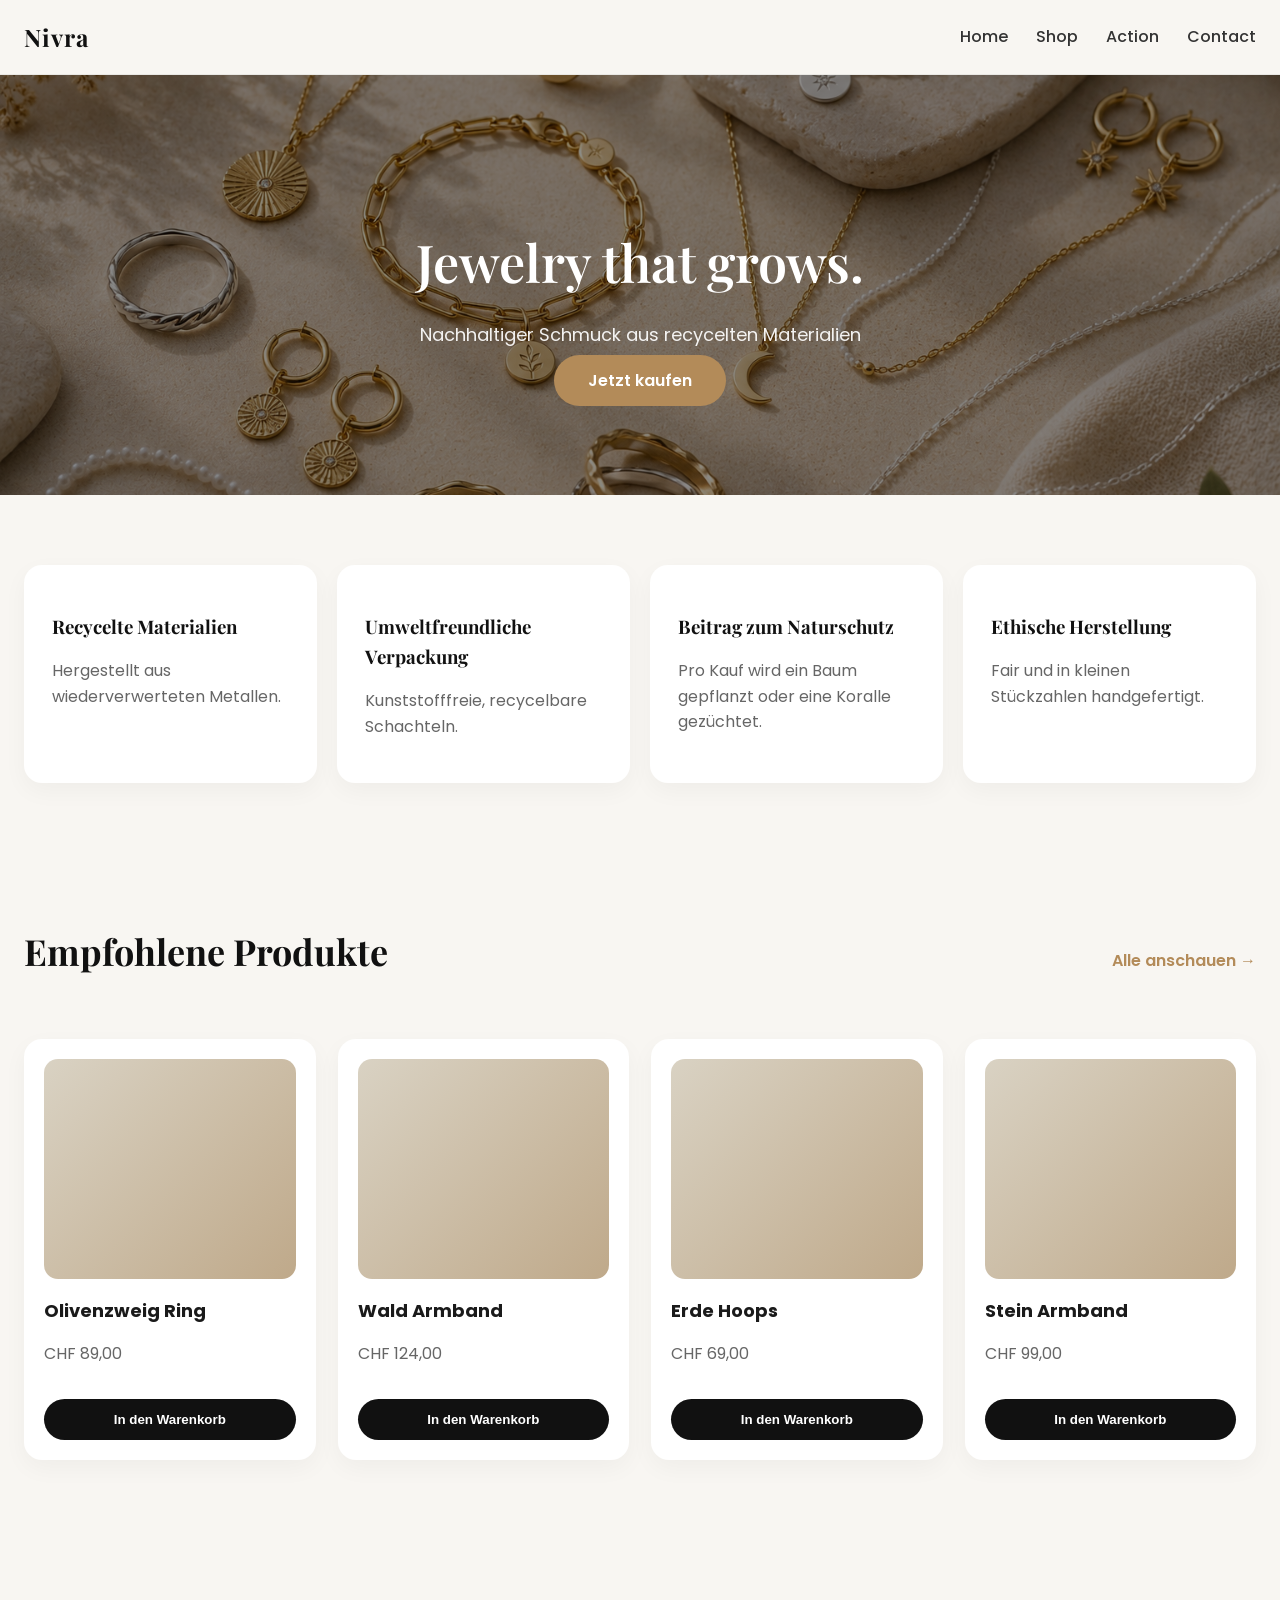
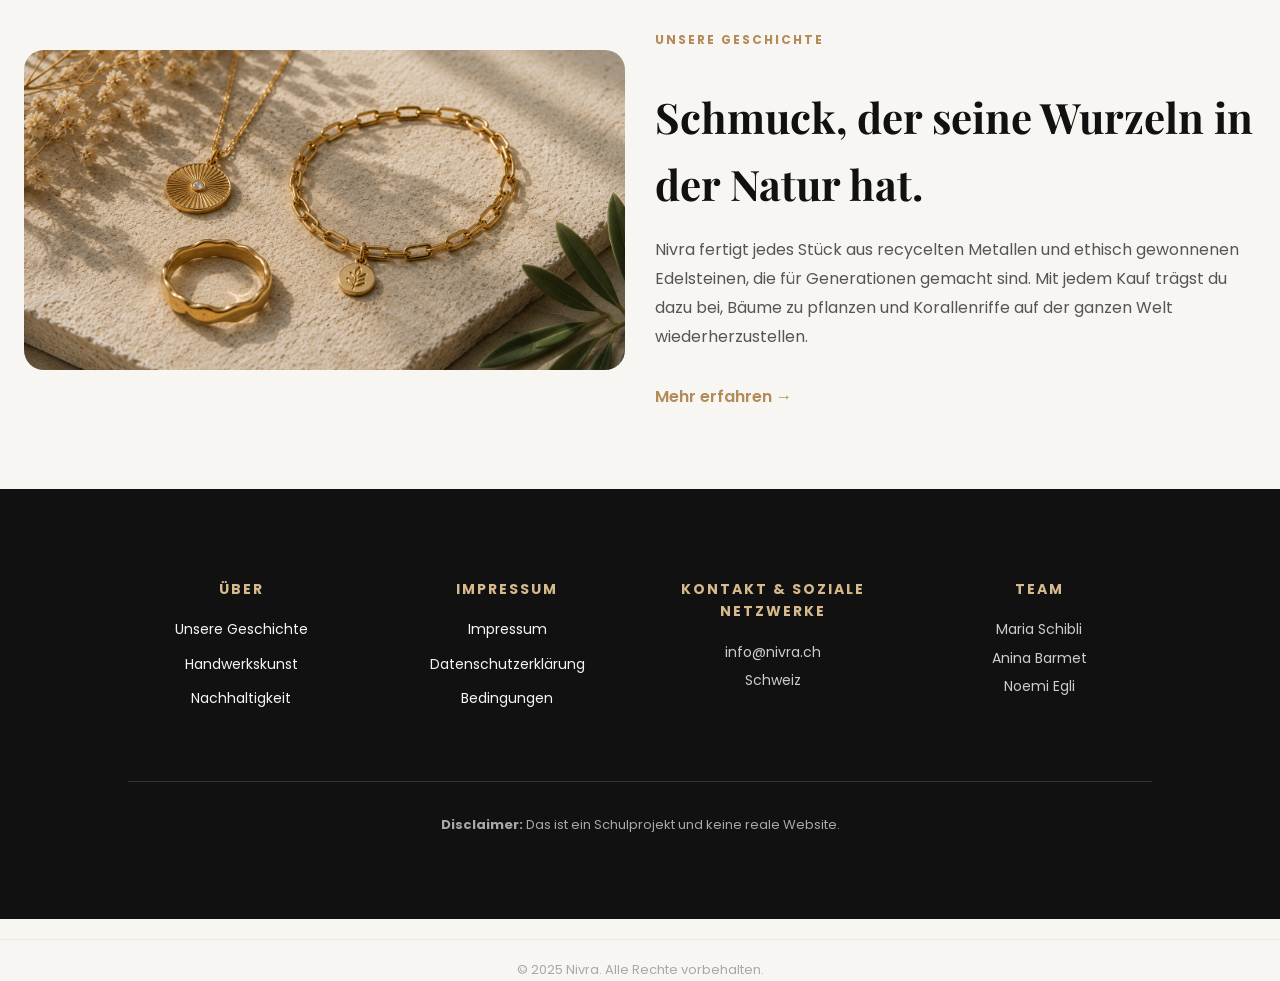
<file: index.html>
<!doctype html>
<html lang="de">
  <head>
    <meta charset="UTF-8" />
    <meta name="viewport" content="width=device-width, initial-scale=1.0" />
    <title>Nivra – Sustainable Jewelry</title>
    <link rel="stylesheet" href="style.css" />
    <link rel="preconnect" href="https://fonts.googleapis.com">
<link rel="preconnect" href="https://fonts.gstatic.com" crossorigin>
<link href="https://fonts.googleapis.com/css2?family=Playfair+Display:wght@500;600;700&family=Poppins:wght@300;400;500;600&display=swap" rel="stylesheet">
  </head>
  <body>
    <header class="header">
  <div class="logo">Nivra</div>

  <button class="hamburger" id="hamburger">
    ☰
  </button>

  <nav class="nav" id="nav">
    <a href="#">Home</a>
    <a href="shop.php">Shop</a>
    <a href="action.html">Action</a>
    <a href="contact.html">Contact</a>
  </nav>
</header>

    <!-- HERO -->
    <section class="hero">
      <div class="hero-content">
        <h1>Jewelry that grows.</h1>
        <p>Nachhaltiger Schmuck aus recycelten Materialien</p>
<a href="shop.php" class="btn-primary">Jetzt kaufen</a></div>
    </section>

    <!-- FEATURES -->
    <section class="features">
      <div class="feature-card">
        <h3>Recycelte Materialien</h3>
        <p>Hergestellt aus wiederverwerteten Metallen.</p>
      </div>

      <div class="feature-card">
        <h3>Umweltfreundliche Verpackung</h3>
        <p>Kunststofffreie, recycelbare Schachteln.</p>
      </div>

      <div class="feature-card">
        <h3>Beitrag zum Naturschutz</h3>
        <p>Pro Kauf wird ein Baum gepflanzt oder eine Koralle gezüchtet.</p>
      </div>

      <div class="feature-card">
        <h3>Ethische Herstellung</h3>
        <p>Fair und in kleinen Stückzahlen handgefertigt.</p>
      </div>
    </section>

    <!-- PRODUCTS -->
    <section class="products">
      <div class="section-header">
        <h2>Empfohlene Produkte</h2>
        <a href="shop.php" class="view-all">Alle anschauen →</a>
      </div>

      <div class="product-grid">
        <div class="product-card">
          <div class="img-placeholder"></div>
          <h4>Olivenzweig Ring</h4>
          <p>CHF 89,00</p>
          <button class="btn-dark">In den Warenkorb</button>
        </div>

        <div class="product-card">
          <div class="img-placeholder"></div>
          <h4>Wald Armband</h4>
          <p>CHF 124,00</p>
          <button class="btn-dark">In den Warenkorb</button>
        </div>

        <div class="product-card">
          <div class="img-placeholder"></div>
          <h4>Erde Hoops</h4>
          <p>CHF 69,00</p>
          <button class="btn-dark">In den Warenkorb</button>
        </div>

        <div class="product-card">
          <div class="img-placeholder"></div>
          <h4>Stein Armband</h4>
          <p>CHF 99,00</p>
          <button class="btn-dark">In den Warenkorb</button>
        </div>
      </div>
    </section>

    <!-- STORY -->
    <section class="story">
      <div class="story-img"></div>

      <div class="story-text">
        <h5>UNSERE GESCHICHTE</h5>
        <h2>Schmuck, der seine Wurzeln in der Natur hat.</h2>
        <p>
         Nivra fertigt jedes Stück aus recycelten Metallen und ethisch gewonnenen
          Edelsteinen, die für Generationen gemacht sind. Mit jedem Kauf trägst du dazu bei, Bäume zu pflanzen
          und Korallenriffe auf der ganzen Welt wiederherzustellen.
        </p>
        <a href="#" class="learn-more">Mehr erfahren →</a>
      </div>
    </section>

<!-- FOOTER -->
<footer class="footer">

  <div class="footer-col">
    <h4>Über</h4>
    <a href="#">Unsere Geschichte</a>
    <a href="#">Handwerkskunst</a>
    <a href="#">Nachhaltigkeit</a>
  </div>

  <div class="footer-col">
    <h4>Impressum</h4>
    <a href="#">Impressum</a>
    <a href="#">Datenschutzerklärung</a>
    <a href="#">Bedingungen</a>
  </div>

  <div class="footer-col">
    <h4>Kontakt & Soziale Netzwerke</h4>
    <p>info@nivra.ch</p>
    <p>Schweiz</p>
  </div>

  <div class="footer-col">
    <h4>Team</h4>
    <p>Maria Schibli</p>
    <p>Anina Barmet</p>
    <p>Noemi Egli</p>
  </div>

  <div class="footer-bottom">
    <p><strong>Disclaimer:</strong> Das ist ein Schulprojekt und keine reale Website.</p>
  </div>

</footer>

    <div class="footer-bottom">© 2025 Nivra. Alle Rechte vorbehalten.</div>
    <script src="script.js"></script>
  </body>
</html>
</file>
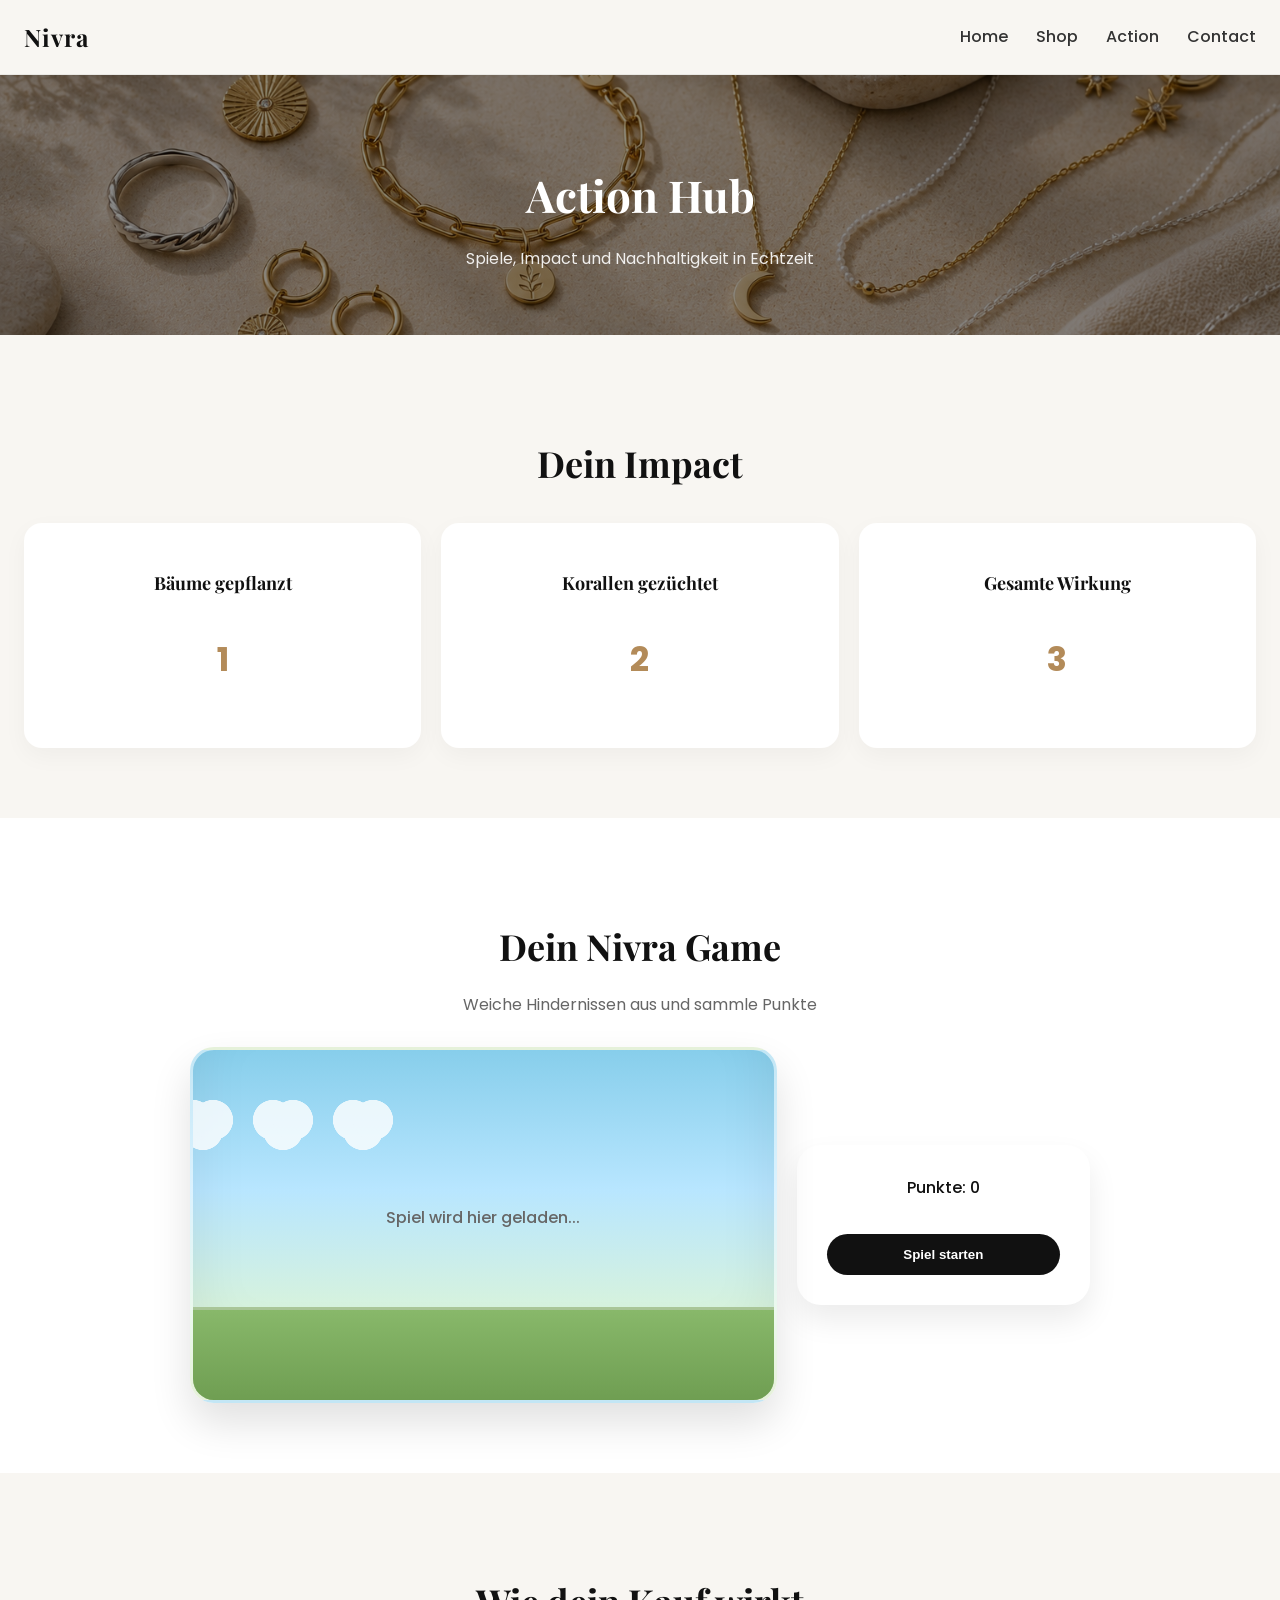
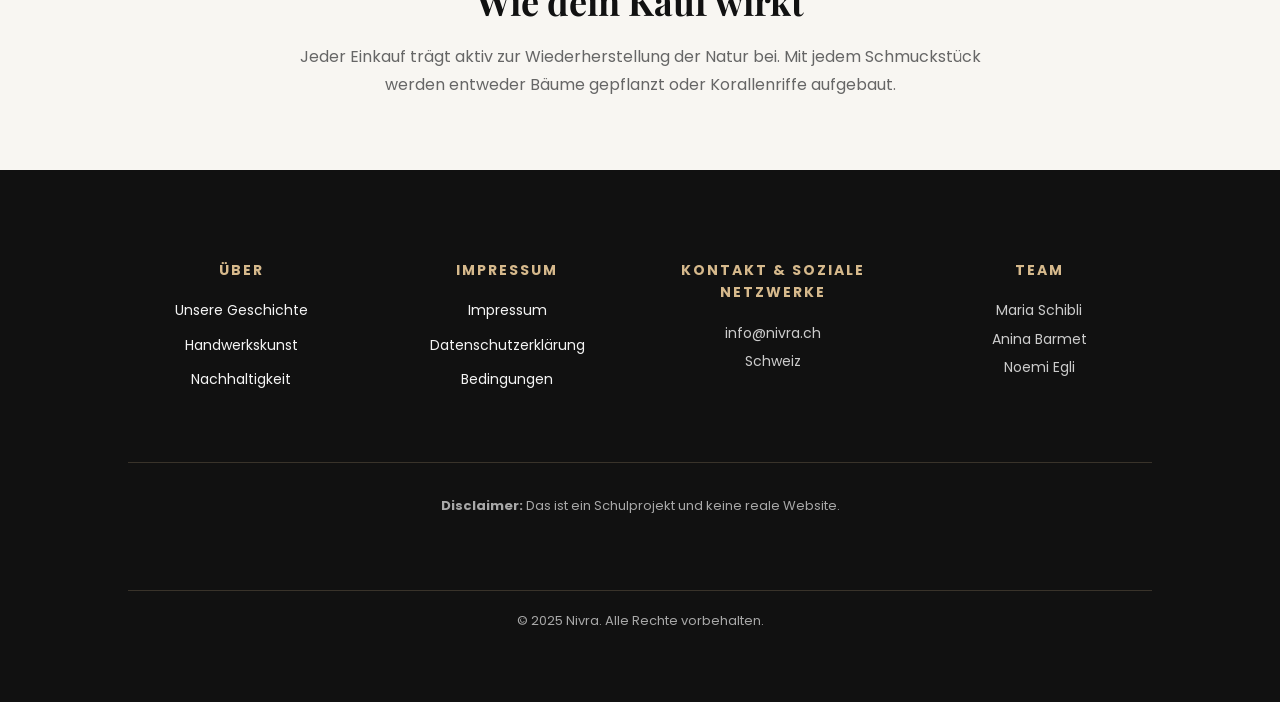
<file: action.html>
<!doctype html>
<html lang="de">
  <head>
        <!-- Zeichencodierung für Umlaute und Sonderzeichen -->
    <meta charset="UTF-8" />
        <!-- Responsive Darstellung auf Smartphones und Tablets -->
    <meta name="viewport" content="width=device-width, initial-scale=1.0" />
    <title>Nivra – Action</title>
    <link rel="stylesheet" href="style.css" />

    <link rel="preconnect" href="https://fonts.googleapis.com">
    <link rel="preconnect" href="https://fonts.gstatic.com" crossorigin>
    <link href="https://fonts.googleapis.com/css2?family=Playfair+Display:wght@500;600;700&family=Poppins:wght@300;400;500;600&display=swap" rel="stylesheet">
  </head>

  <body>

    <header class="header">
  <div class="logo">Nivra</div>

  <button class="hamburger" id="hamburger">
    ☰
  </button>

  <nav class="nav" id="nav">
    <a href="index.php">Home</a>
    <a href="shop.php">Shop</a>
    <a href="action.html">Action</a>
    <a href="contact.html">Contact</a>
  </nav>
</header>

    <!-- HERO -->
    <section class="hero-small">
      <div class="hero-content">
        <h1>Action Hub</h1>
        <p>Spiele, Impact und Nachhaltigkeit in Echtzeit</p>
      </div>
    </section>

<!-- IMPACT TRACKER -->
    <!-- Zeigt den erreichten Nachhaltigkeits-Impact an -->
    <section class="impact">
      <h2>Dein Impact</h2>

      <div class="impact-grid">

        <div class="impact-card">
          <h3>Bäume gepflanzt</h3>
          <p class="impact-number" id="treeCount">1</p>
        </div>

        <div class="impact-card">
          <h3>Korallen gezüchtet</h3>
          <p class="impact-number" id="coralCount">2</p>
        </div>

        <div class="impact-card">
          <h3>Gesamte Wirkung</h3>
          <p class="impact-number" id="totalImpact">3</p>
        </div>

      </div>
    </section>

<!-- DINO GAME -->
    <!-- Kleines Minigame zur spielerischen Interaktion -->
    <section class="game">
      <h2>Dein Nivra Game</h2>
      <p>Weiche Hindernissen aus und sammle Punkte</p>
      
<div class="game-container">
  <div id="gameArea" class="game-area">
    <p class="game-placeholder">Spiel wird hier geladen...</p>
  </div>
  <div class="game-info">
    <p>Punkte: <span id="score">0</span></p>
    <button class="btn-dark" id="startGame">Spiel starten</button>
  </div>
</div>
    </section>

    <!-- INFO SECTION -->
    <section class="action-info">
      <h2>Wie dein Kauf wirkt</h2>
      <p>
        Jeder Einkauf trägt aktiv zur Wiederherstellung der Natur bei.
        Mit jedem Schmuckstück werden entweder Bäume gepflanzt oder Korallenriffe aufgebaut.
      </p>
    </section>

    <!-- FOOTER -->
<footer class="footer">

  <div class="footer-col">
    <h4>Über</h4>
    <a href="#">Unsere Geschichte</a>
    <a href="#">Handwerkskunst</a>
    <a href="#">Nachhaltigkeit</a>
  </div>

  <div class="footer-col">
    <h4>Impressum</h4>
    <a href="#">Impressum</a>
    <a href="#">Datenschutzerklärung</a>
    <a href="#">Bedingungen</a>
  </div>

  <div class="footer-col">
    <h4>Kontakt & Soziale Netzwerke</h4>
    <p>info@nivra.ch</p>
    <p>Schweiz</p>
  </div>

  <div class="footer-col">
    <h4>Team</h4>
    <p>Maria Schibli</p>
    <p>Anina Barmet</p>
    <p>Noemi Egli</p>
  </div>

  <div class="footer-bottom">
    <p><strong>Disclaimer:</strong> Das ist ein Schulprojekt und keine reale Website.</p>
  </div>
    <div class="footer-bottom">© 2025 Nivra. Alle Rechte vorbehalten.</div>
</footer>
        <!-- JavaScript-Datei = WICHTIG FÜR DIE FUNKTION DES GAMES -->
    <script src="script.js"></script>
  </body>
</html>
</file>
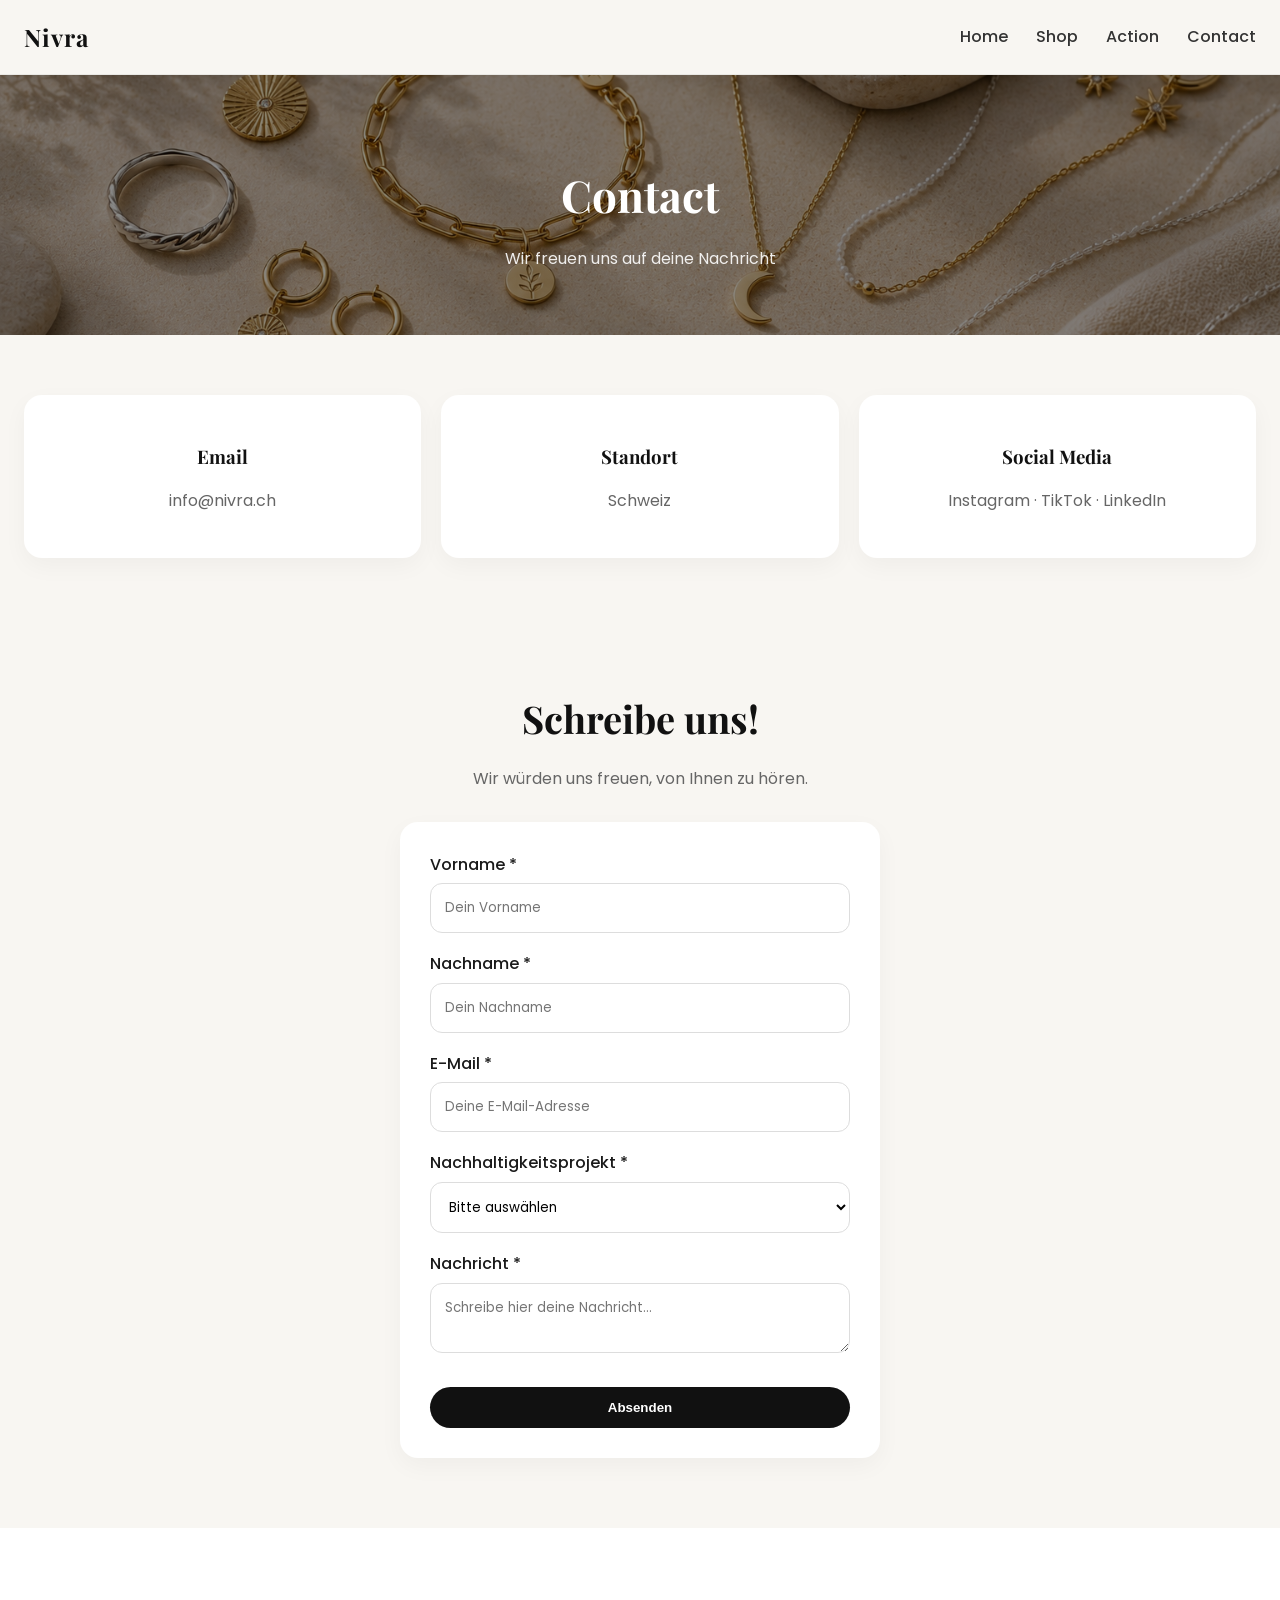
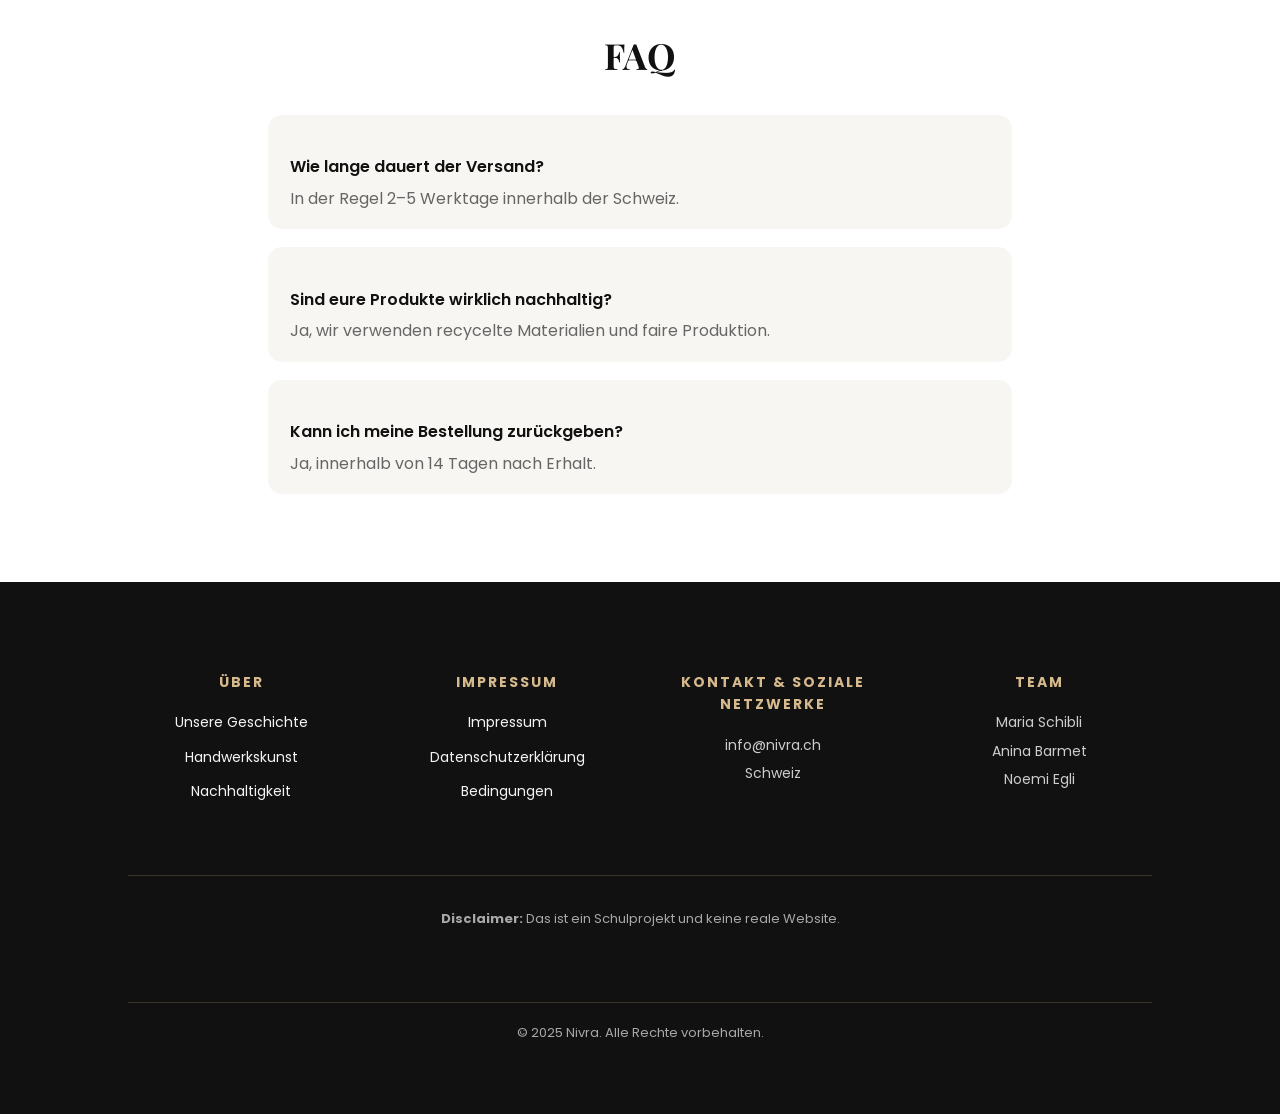
<file: contact.html>
<!doctype html>
<html lang="de">
  <head>
    <meta charset="UTF-8" />
    <meta name="viewport" content="width=device-width, initial-scale=1.0" />
    <title>Nivra – Contact</title>
    <link rel="stylesheet" href="style.css" />

    <link rel="preconnect" href="https://fonts.googleapis.com">
    <link rel="preconnect" href="https://fonts.gstatic.com" crossorigin>
    <link href="https://fonts.googleapis.com/css2?family=Playfair+Display:wght@500;600;700&family=Poppins:wght@300;400;500;600&display=swap" rel="stylesheet">
  </head>

  <body>

    <!-- HEADER -->
    <header class="header">
  <div class="logo">Nivra</div>

  <button class="hamburger" id="hamburger">
    ☰
  </button>

  <nav class="nav" id="nav">
    <a href="index.php">Home</a>
    <a href="shop.php">Shop</a>
    <a href="action.html">Action</a>
    <a href="contact.html">Contact</a>
  </nav>
</header>

    <!-- HERO -->
    <section class="hero-small">
      <div class="hero-content">
        <h1>Contact</h1>
        <p>Wir freuen uns auf deine Nachricht</p>
      </div>
    </section>

    <!-- CONTACT INFO -->
    <section class="contact-info">
      <div class="info-card">
        <h3>Email</h3>
        <p>info@nivra.ch</p>
      </div>

      <div class="info-card">
        <h3>Standort</h3>
        <p>Schweiz</p>
      </div>

      <div class="info-card">
        <h3>Social Media</h3>
        <p>Instagram · TikTok · LinkedIn</p>
      </div>
    </section>


<!-- KONTAKTFORMULAR -->
<!-- Benutzer können hier eine Nachricht absenden -->
   <section class="contact">
      <h2>Schreibe uns!</h2>
      <p>Wir würden uns freuen, von Ihnen zu hören.</p>

	<!-- Formular wird per POST an save_contact.php gesendet -->
		<form class="contact-form" action="save_contact.php" method="POST" novalidate>
			  
	<!-- Vorname -->
		  <label for="firstname">Vorname *</label>
		  <input id="firstname" name="firstname" type="text" placeholder="Dein Vorname"/>
	<!-- Fehlermeldung wird per JavaScript eingefügt -->
		  <small id="errFirstname" class="error"></small>

		  <label for="lastname">Nachname *</label>
		  <input id="lastname" name="lastname" type="text" placeholder="Dein Nachname" />
		  <small id="errLastname" class="error"></small>

		  <label for="email">E-Mail *</label>
		  <input id="email" name="email" type="email" placeholder="Deine E-Mail-Adresse" />
		  <small id="errEmail" class="error"></small>

		  <label for="project">Nachhaltigkeitsprojekt *</label>
		  <select id="project" name="project">
			<option value="">Bitte auswählen</option>
			<option value="baum">Baum pflanzen</option>
			<option value="koralle">Koralle züchten</option>
		  </select>
		  <small id="errProject" class="error"></small>

		  <label for="message">Nachricht *</label>
		  <textarea
			id="message"
			name="message"
			placeholder="Schreibe hier deine Nachricht..."
			maxlength="200"
			novalidate
		  ></textarea>
		  <small id="errMessage" class="error"></small>
    
			<!-- Formular absenden -->
		  <button type="submit" class="btn-dark">Absenden</button>
		</form>
    </section>

    <!-- FAQ -->
    <section class="faq">
      <h2>FAQ</h2>

      <div class="faq-item">
        <h4>Wie lange dauert der Versand?</h4>
        <p>In der Regel 2–5 Werktage innerhalb der Schweiz.</p>
      </div>

      <div class="faq-item">
        <h4>Sind eure Produkte wirklich nachhaltig?</h4>
        <p>Ja, wir verwenden recycelte Materialien und faire Produktion.</p>
      </div>

      <div class="faq-item">
        <h4>Kann ich meine Bestellung zurückgeben?</h4>
        <p>Ja, innerhalb von 14 Tagen nach Erhalt.</p>
      </div>
    </section>

    <!-- FOOTER -->
<footer class="footer">

  <div class="footer-col">
    <h4>Über</h4>
    <a href="#">Unsere Geschichte</a>
    <a href="#">Handwerkskunst</a>
    <a href="#">Nachhaltigkeit</a>
  </div>

  <div class="footer-col">
    <h4>Impressum</h4>
    <a href="#">Impressum</a>
    <a href="#">Datenschutzerklärung</a>
    <a href="#">Bedingungen</a>
  </div>

  <div class="footer-col">
    <h4>Kontakt & Soziale Netzwerke</h4>
    <p>info@nivra.ch</p>
    <p>Schweiz</p>
  </div>

  <div class="footer-col">
    <h4>Team</h4>
    <p>Maria Schibli</p>
    <p>Anina Barmet</p>
    <p>Noemi Egli</p>
  </div>

  <div class="footer-bottom">
    <p><strong>Disclaimer:</strong> Das ist ein Schulprojekt und keine reale Website.</p>
  </div>
    <div class="footer-bottom">© 2025 Nivra. Alle Rechte vorbehalten.</div>
</footer>
<script src="script.js"></script>
  </body>
</html>
</file>
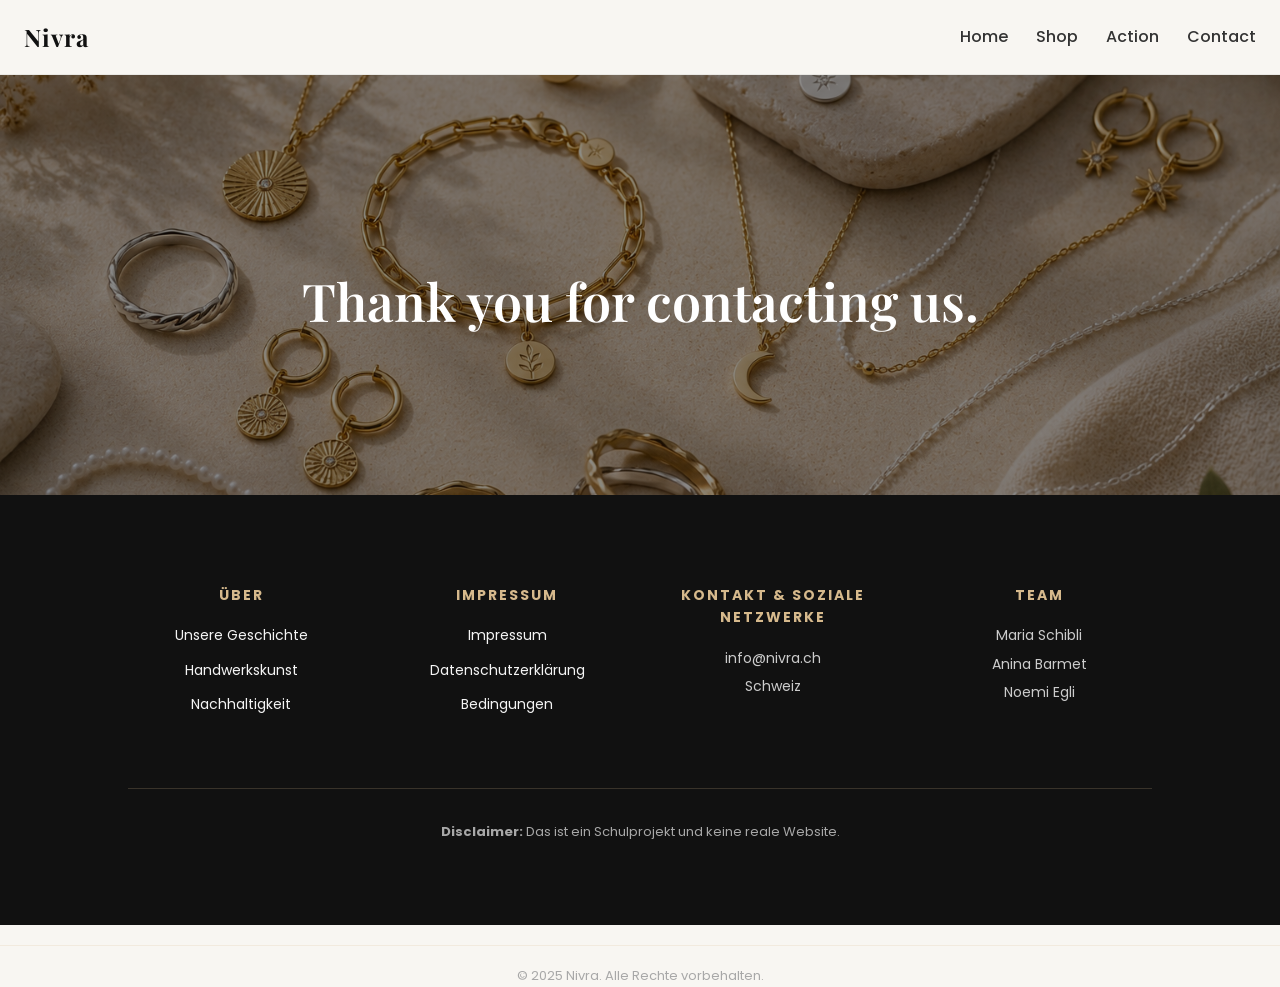
<file: danke.html>
<!doctype html>
<html lang="de">
  <head>
    <meta charset="UTF-8" />
    <meta name="viewport" content="width=device-width, initial-scale=1.0" />
    <title>Nivra – Thank You</title>
    <link rel="stylesheet" href="style.css" />
    <link rel="preconnect" href="https://fonts.googleapis.com">
<link rel="preconnect" href="https://fonts.gstatic.com" crossorigin>
<link href="https://fonts.googleapis.com/css2?family=Playfair+Display:wght@500;600;700&family=Poppins:wght@300;400;500;600&display=swap" rel="stylesheet">
  </head>
  <body>
    <header class="header">
  <div class="logo">Nivra</div>

  <button class="hamburger" id="hamburger">
    ☰
  </button>

  <nav class="nav" id="nav">
    <a href="index.php">Home</a>
    <a href="shop.php">Shop</a>
    <a href="action.html">Action</a>
    <a href="contact.html">Contact</a>
  </nav>
</header>

    <!-- HERO -->
    <section class="hero">
      <div class="hero-content">
        <h1>Thank you for contacting us.</h1></div>
    </section>

<!-- FOOTER -->
<footer class="footer">

  <div class="footer-col">
    <h4>Über</h4>
    <a href="index.php">Unsere Geschichte</a>
    <a href="index.php">Handwerkskunst</a>
    <a href="index.php">Nachhaltigkeit</a>
  </div>

  <div class="footer-col">
    <h4>Impressum</h4>
    <a href="#">Impressum</a>
    <a href="#">Datenschutzerklärung</a>
    <a href="#">Bedingungen</a>
  </div>

  <div class="footer-col">
    <h4>Kontakt & Soziale Netzwerke</h4>
    <p>info@nivra.ch</p>
    <p>Schweiz</p>
  </div>

  <div class="footer-col">
    <h4>Team</h4>
    <p>Maria Schibli</p>
    <p>Anina Barmet</p>
    <p>Noemi Egli</p>
  </div>

  <div class="footer-bottom">
    <p><strong>Disclaimer:</strong> Das ist ein Schulprojekt und keine reale Website.</p>
  </div>

</footer>

    <div class="footer-bottom">© 2025 Nivra. Alle Rechte vorbehalten.</div>
    <script src="script.js"></script>
  </body>
</html>
</file>
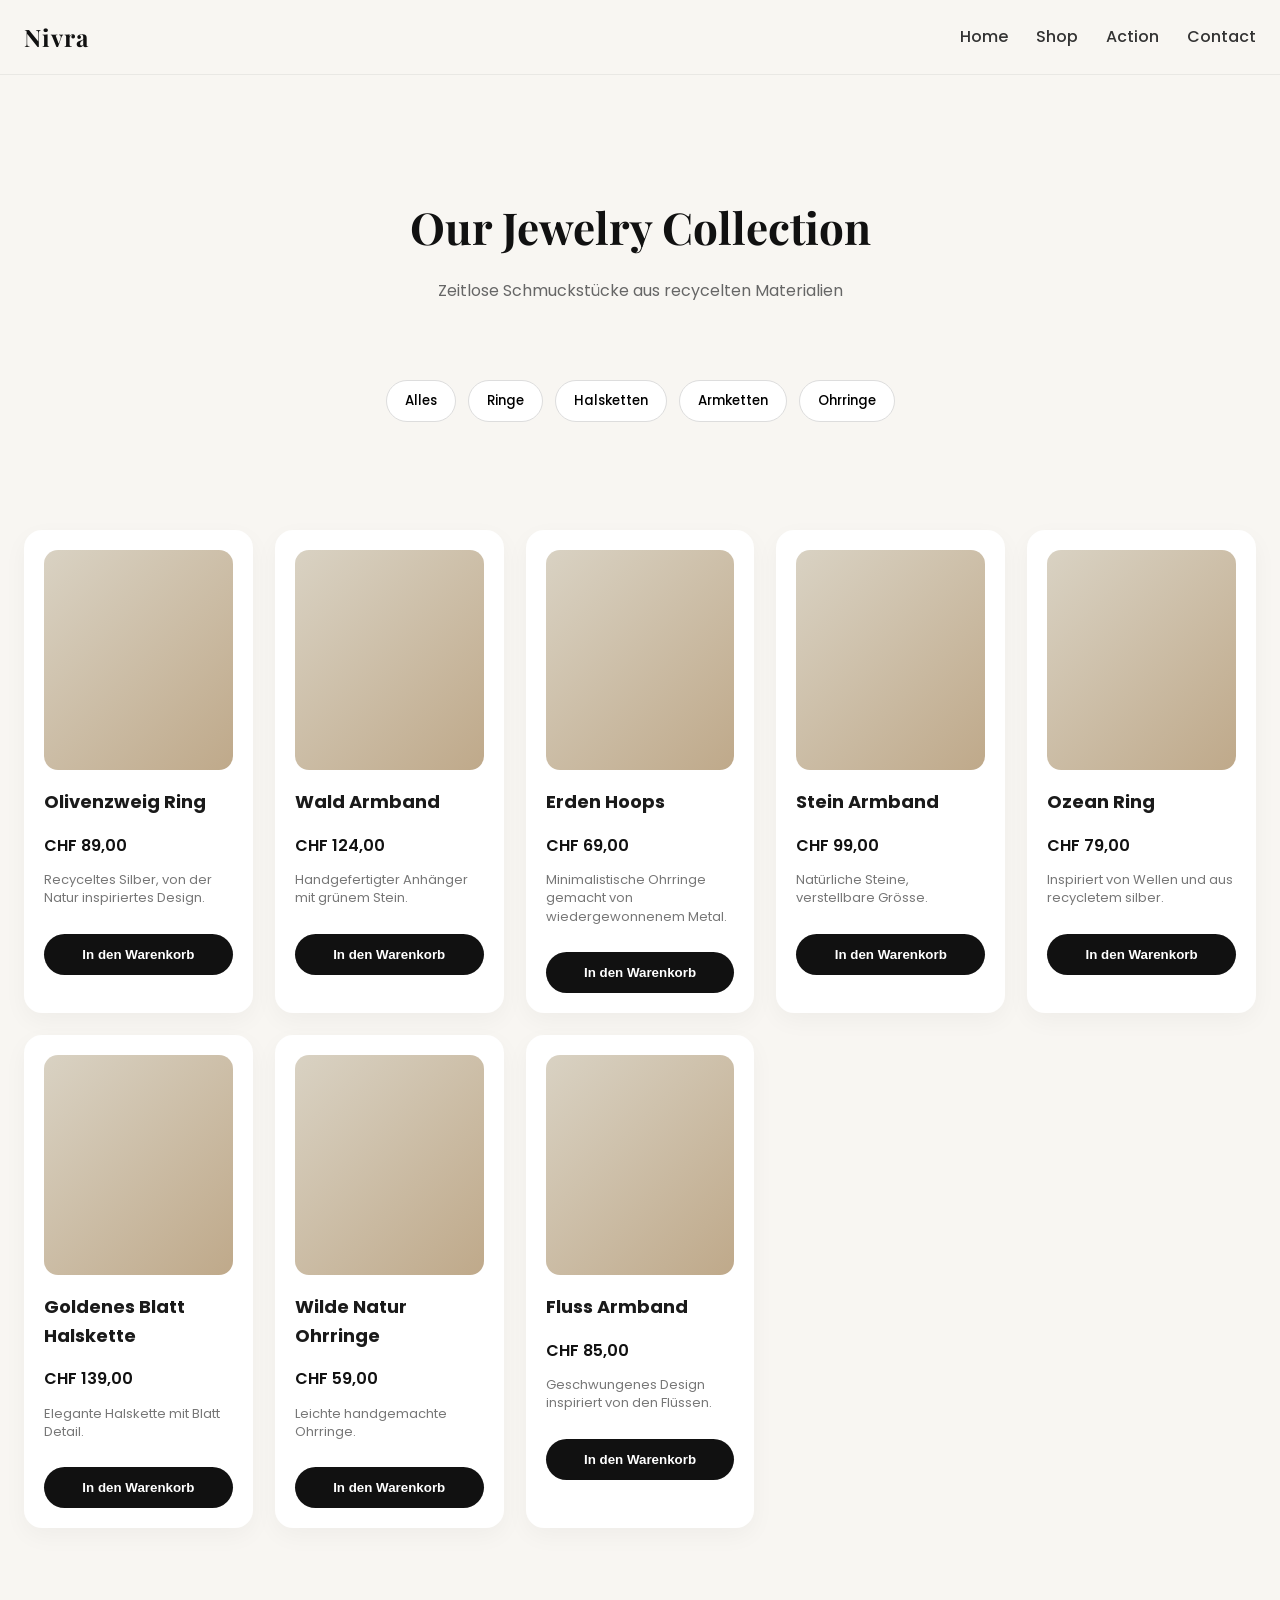
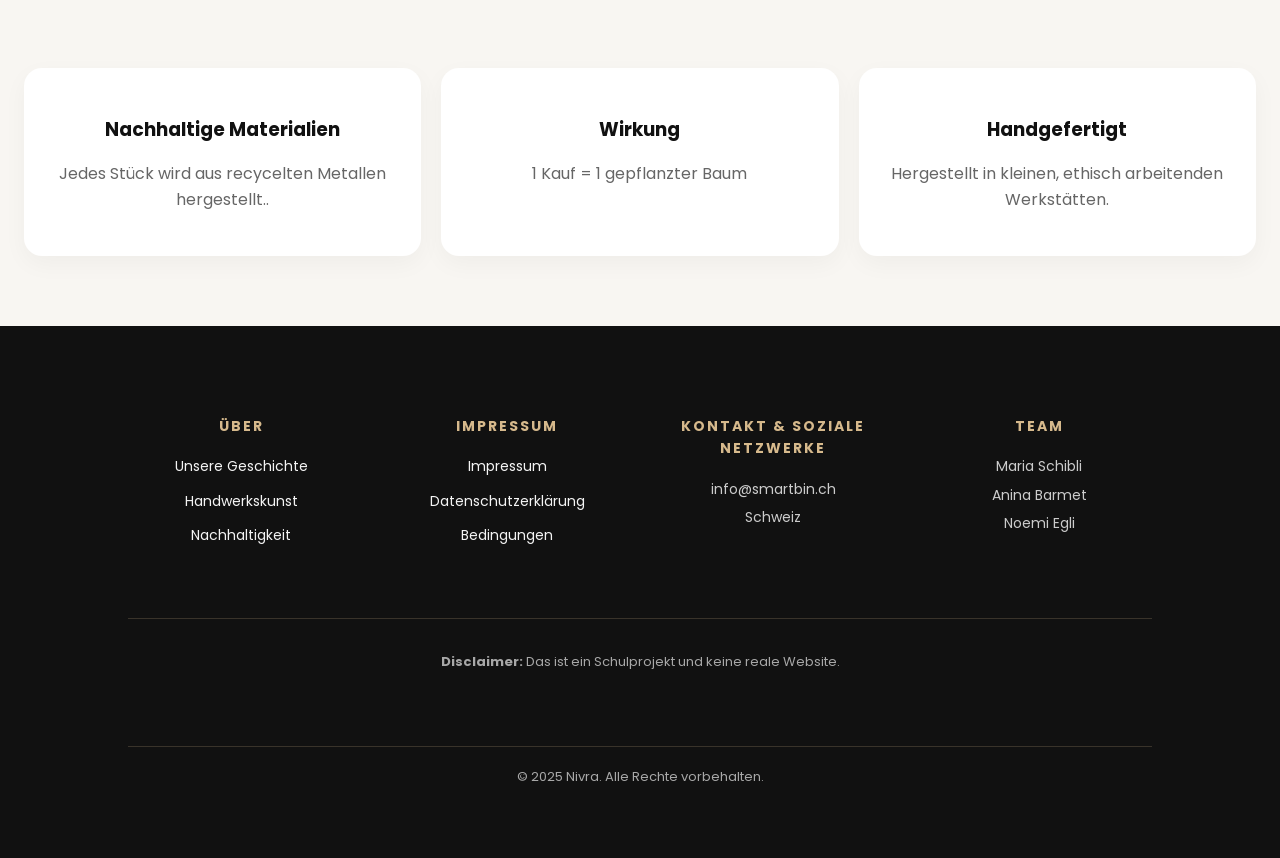
<file: shop.html>
<!doctype html>
<html lang="de">
  <head>
    <meta charset="UTF-8" />
    <meta name="viewport" content="width=device-width, initial-scale=1.0" />
    <title>Nivra – Shop</title>
    <link rel="stylesheet" href="style.css" />

    <link rel="preconnect" href="https://fonts.googleapis.com">
    <link rel="preconnect" href="https://fonts.gstatic.com" crossorigin>
    <link href="https://fonts.googleapis.com/css2?family=Playfair+Display:wght@500;600;700&family=Poppins:wght@300;400;500;600&display=swap" rel="stylesheet">
  </head>

  <body>

    <!-- HEADER -->
    <header class="header">
  <div class="logo">Nivra</div>

  <button class="hamburger" id="hamburger">
    ☰
  </button>

  <nav class="nav" id="nav">
    <a href="index.html">Home</a>
    <a href="shop.html">Shop</a>
    <a href="action.html">Action</a>
    <a href="contact.html">Contact</a>
  </nav>
</header>

    <!-- HERO SHOP -->
    <section class="shop-hero">
      <h1>Our Jewelry Collection</h1>
      <p>Zeitlose Schmuckstücke aus recycelten Materialien</p>
    </section>

    <!-- FILTER BAR -->
    <section class="shop-filter">
      <button class="filter-btn">Alles</button>
      <button class="filter-btn">Ringe</button>
      <button class="filter-btn">Halsketten</button>
      <button class="filter-btn">Armketten</button>
      <button class="filter-btn">Ohrringe</button>
    </section>

    <!-- PRODUCTS GRID -->
    <section class="products">

      <div class="product-grid">

        <div class="product-card">
          <div class="img-placeholder"></div>
          <h4>Olivenzweig Ring</h4>
          <p class="price">CHF 89,00</p>
          <p class="desc">Recyceltes Silber, von der Natur inspiriertes Design.</p>
          <button class="btn-dark">In den Warenkorb</button>
        </div>

        <div class="product-card">
          <div class="img-placeholder"></div>
          <h4>Wald Armband</h4>
          <p class="price">CHF 124,00</p>
          <p class="desc">Handgefertigter Anhänger mit grünem Stein.</p>
          <button class="btn-dark">In den Warenkorb</button>
        </div>

        <div class="product-card">
          <div class="img-placeholder"></div>
          <h4>Erden Hoops</h4>
          <p class="price">CHF 69,00</p>
          <p class="desc">Minimalistische Ohrringe gemacht von wiedergewonnenem Metal.</p>
          <button class="btn-dark">In den Warenkorb</button>
        </div>

        <div class="product-card">
          <div class="img-placeholder"></div>
          <h4>Stein Armband</h4>
          <p class="price">CHF 99,00</p>
          <p class="desc">Natürliche Steine, verstellbare Grösse.</p>
          <button class="btn-dark">In den Warenkorb</button>
        </div>

        <div class="product-card">
          <div class="img-placeholder"></div>
          <h4>Ozean Ring</h4>
          <p class="price">CHF 79,00</p>
          <p class="desc">Inspiriert von Wellen und aus recycletem silber.</p>
          <button class="btn-dark">In den Warenkorb</button>
        </div>

        <div class="product-card">
          <div class="img-placeholder"></div>
          <h4>Goldenes Blatt Halskette</h4>
          <p class="price">CHF 139,00</p>
          <p class="desc">Elegante Halskette mit Blatt Detail.</p>
          <button class="btn-dark">In den Warenkorb</button>
        </div>

        <div class="product-card">
          <div class="img-placeholder"></div>
          <h4>Wilde Natur Ohrringe</h4>
          <p class="price">CHF 59,00</p>
          <p class="desc">Leichte handgemachte Ohrringe.</p>
          <button class="btn-dark">In den Warenkorb</button>
        </div>

        <div class="product-card">
          <div class="img-placeholder"></div>
          <h4>Fluss Armband</h4>
          <p class="price">CHF 85,00</p>
          <p class="desc">Geschwungenes Design inspiriert von den Flüssen.</p>
          <button class="btn-dark">In den Warenkorb</button>
        </div>

      </div>
    </section>

    <!-- INFO SECTION -->
    <section class="shop-info">
      <div class="info-box">
        <h3>Nachhaltige Materialien</h3>
        <p>Jedes Stück wird aus recycelten Metallen hergestellt..</p>
      </div>

      <div class="info-box">
        <h3>Wirkung</h3>
        <p>1 Kauf = 1 gepflanzter Baum</p>
      </div>

      <div class="info-box">
        <h3>Handgefertigt</h3>
        <p>Hergestellt in kleinen, ethisch arbeitenden Werkstätten.</p>
      </div>
    </section>

<!-- FOOTER -->
<footer class="footer">

  <div class="footer-col">
    <h4>Über</h4>
    <a href="#">Unsere Geschichte</a>
    <a href="#">Handwerkskunst</a>
    <a href="#">Nachhaltigkeit</a>
  </div>

  <div class="footer-col">
    <h4>Impressum</h4>
    <a href="#">Impressum</a>
    <a href="#">Datenschutzerklärung</a>
    <a href="#">Bedingungen</a>
  </div>

  <div class="footer-col">
    <h4>Kontakt & Soziale Netzwerke</h4>
    <p>info@smartbin.ch</p>
    <p>Schweiz</p>
  </div>

  <div class="footer-col">
    <h4>Team</h4>
    <p>Maria Schibli</p>
    <p>Anina Barmet</p>
    <p>Noemi Egli</p>
  </div>

  <div class="footer-bottom">
    <p><strong>Disclaimer:</strong> Das ist ein Schulprojekt und keine reale Website.</p>
  </div>
    <div class="footer-bottom">© 2025 Nivra. Alle Rechte vorbehalten.</div>
</footer>
    <script src="script.js"></script>
  </body>
</html>
</file>
<file: style.css>
body {
  margin: 0;
  font-family: "Poppins", sans-serif;
  color: #1a1a1a;
  background: #f8f6f2;
  line-height: 1.6;
}


/* HEADER & NAVIGATION, Logo, Menü und mobiler Hamburger */

.header {
  display: flex;
  justify-content: space-between;
  align-items: center;
  padding: 18px 24px;
  border-bottom: 1px solid rgba(0, 0, 0, 0.06);
  background: #f8f6f2;
  position: sticky; /* Header bleibt beim Scrollen oben */
  top: 0;
  z-index: 100;
}

.logo {
  font-size: 24px;
  font-weight: 700;
  letter-spacing: 1px;
  color: #111;
  font-family: "Playfair Display", serif;
}

.nav a {
  margin-left: 24px;
  text-decoration: none;
  color: #333;
  font-weight: 500;
  transition: color 0.3s ease;
}

.nav a:hover {
  color: #b38b59;
}

.hamburger {
  display: none; /* Wird erst auf kleinen Bildschirmen angezeigt */
  font-size: 28px;
  background: none;
  border: none;
  cursor: pointer;
}


/* HERO STARTSEITE, Grosser Startbereich auf index.php */
.hero {
  height: 420px;
  background-image:
    linear-gradient(
      rgba(0, 0, 0, 0.45),
      rgba(0, 0, 0, 0.45)
    ),
    url("alles.png");

  background-size: cover;
  background-position: center;
  background-repeat: no-repeat;

  display: flex;
  justify-content: center;
  align-items: center;
  text-align: center;
  color: white;
  padding: 0 20px;
}

.hero-content {
  max-width: 700px;
}

.hero h1 {
  font-size: 52px;
  font-family: "Playfair Display", serif;
  font-weight: 600;
  margin-bottom: 12px;
}

.hero p {
  font-size: 18px;
  opacity: 0.92;
}


/* KLEINER HERO, Unterseiten wie Contact und Action*/

.hero-small {
  height: 260px;
  background-image:
    linear-gradient(
      rgba(0, 0, 0, 0.45),
      rgba(0, 0, 0, 0.45)
    ),
    url("alles.png");

  background-size: cover;
  background-position: center;
  background-repeat: no-repeat;

  display: flex;
  justify-content: center;
  align-items: center;
  text-align: center;
  color: white;
  padding: 0 20px;
}

.hero-small h1 {
  font-size: 44px;
  font-family: "Playfair Display", serif;
  margin-bottom: 10px;
}

.hero-small p {
  font-size: 16px;
  opacity: 0.9;
}


/* BUTTONS - Wiederverwendbare Button-Styles */

.btn-primary {
  margin-top: 22px;
  padding: 14px 34px;
  border: none;
  background: #b38b59;
  color: white;
  border-radius: 999px;
  cursor: pointer;
  font-weight: 600;
  transition: all 0.3s ease;
  text-decoration: none;
}

.btn-primary:hover {
  background: #9c7445;
  transform: translateY(-2px);
}

.btn-dark {
  margin-top: 16px;
  width: 100%;
  padding: 13px;
  background: #111;
  color: white;
  border: none;
  border-radius: 999px;
  cursor: pointer;
  font-weight: 600;
  transition: all 0.3s ease;
}

.btn-dark:hover {
  background: #b38b59;
}


/*  FEATURES Karten auf der Startseite*/

.features {
  padding: 70px 24px;
  display: grid;
  grid-template-columns: repeat(auto-fit, minmax(230px, 1fr)); /* Automatisch responsive */
  gap: 20px;
}

.feature-card {
  background: white;
  padding: 28px;
  border-radius: 18px;
  box-shadow: 0 8px 24px rgba(0, 0, 0, 0.04);
  transition: transform 0.3s ease;
}

.feature-card:hover {
  transform: translateY(-4px);
}

.feature-card h3 {
  font-family: "Playfair Display", serif;
  margin-bottom: 12px;
  color: #111;
}

.feature-card p {
  color: #666;
}


/* PRODUCTS - Produktbereich auf Startseite und Shop */

.products {
  padding: 70px 24px;
  padding-top: 40px; /* UrsprÃ¼ngliche Shop-Erweiterung bleibt erhalten */
}

.section-header {
  display: flex;
  justify-content: space-between;
  align-items: baseline;
}

.section-header h2 {
  font-family: "Playfair Display", serif;
  font-size: 36px;
  color: #111;
}

.view-all {
  text-decoration: none;
  color: #b38b59;
  font-weight: 600;
  transition: opacity 0.3s ease;
}

.view-all:hover {
  opacity: 0.7;
}

.product-grid {
  margin-top: 28px;
  display: grid;
  grid-template-columns: repeat(auto-fit, minmax(210px, 1fr)); /* Produktkarten passen sich der Breite an */
  gap: 22px;
}

.product-card {
  background: white;
  padding: 20px;
  border-radius: 18px;
  box-shadow: 0 8px 24px rgba(0, 0, 0, 0.04);
  transition: all 0.3s ease;
}

.product-card:hover {
  transform: translateY(-5px);
}

.product-card h4 {
  margin-top: 18px;
  margin-bottom: 8px;
  font-size: 18px;
}

.product-card p {
  color: #666;
}

.product-card .price {
  font-weight: 600;
  color: #111;
  margin-bottom: 6px;
}

.product-card .desc {
  font-size: 13px;
  color: #777;
  margin-bottom: 10px;
  line-height: 1.4;
}

.img-placeholder {
  width: 100%;
  height: 220px;
  background: linear-gradient(135deg, #d9d2c3, #bfa98a);
  border-radius: 14px;
}

.product-img {
  width: 100%;
  height: 250px;
  object-fit: cover;
  border-radius: 10px;
}


/* STORY SECTION Bild/Text-Bereich auf der Startseite */

.story {
  padding: 80px 24px;
  display: grid;
  grid-template-columns: 1fr; /* Auf kleinen Bildschirmen einspaltig */
  gap: 30px;
  align-items: center;
}

.story-img {
  height: 320px;
  background-image: url("vorstellung.png");
  background-size: cover;
  background-position: center;
  background-repeat: no-repeat;
  border-radius: 20px;
}

.story-text h5 {
  letter-spacing: 2px;
  font-size: 12px;
  color: #b38b59;
  margin-bottom: 12px;
}

.story-text h2 {
  font-family: "Playfair Display", serif;
  font-size: 42px;
  margin-bottom: 18px;
  color: #111;
}

.story-text p {
  line-height: 1.8;
  color: #555;
}

.learn-more {
  display: inline-block;
  margin-top: 16px;
  text-decoration: none;
  color: #b38b59;
  font-weight: 600;
  transition: opacity 0.3s ease;
}

.learn-more:hover {
  opacity: 0.7;
}


/* CONTACT FORM Kontaktformular und Formularfelder */

.contact {
  padding: 70px 24px;
  padding-top: 40px; /* UrsprÃ¼nglicher Contact-Feinschliff bleibt erhalten */
  text-align: center;
  background: #f8f6f2;
}

.contact h2 {
  font-family: "Playfair Display", serif;
  font-size: 38px;
  margin-bottom: 10px;
  color: #111;
}

.contact p {
  color: #666;
}

.contact-form {
  margin: 30px auto 0;
  max-width: 420px;
  display: flex;
  flex-direction: column;
  text-align: left;
  background: white;
  padding: 30px;
  border-radius: 18px;
  box-shadow: 0 8px 24px rgba(0, 0, 0, 0.04);
}

.contact-form label {
  margin-bottom: 6px;
  font-weight: 500;
}

.contact-form input,
.contact-form textarea,
.contact-form select {
  width: 100%;
  padding: 14px;
  border-radius: 12px;
  border: 1px solid #ddd;
  margin-bottom: 16px;
  background: white;
  font-family: inherit;
  transition: border 0.3s ease;
  box-sizing: border-box;
}

.contact-form input:focus,
.contact-form textarea:focus,
.contact-form select:focus {
  outline: none;
  border-color: #b38b59;
}


/* FORM VALIDATION - Fehler- und Erfolgszustände für Formularfelder */

.error {
  color: #b00020;
  font-size: 13px;
  margin-top: -10px;
  margin-bottom: 12px;
  display: block;
}

.contact-form input.invalid,
.contact-form textarea.invalid,
.contact-form select.invalid{
  border: 2px solid #b00020;
  background: #fff5f5;
}

.contact-form input.valid,
.contact-form textarea.valid,
.contact-form select.valid{
  border: 2px solid #3c8c5a;
}


/*  CONTACT INFO - Infokarten auf der Kontaktseite */

.contact-info {
  padding: 60px 24px;
  display: grid;
  grid-template-columns: repeat(auto-fit, minmax(220px, 1fr)); /* Karten werden automatisch responsive */
  gap: 20px;
  text-align: center;
}

.info-card {
  background: white;
  padding: 28px;
  border-radius: 18px;
  box-shadow: 0 8px 24px rgba(0, 0, 0, 0.04);
  transition: transform 0.3s ease;
}

.info-card:hover {
  transform: translateY(-4px);
}

.info-card h3 {
  font-family: "Playfair Display", serif;
  margin-bottom: 10px;
  color: #111;
}

.info-card p {
  color: #666;
}


/* FAQ - Fragen und Antworten auf der Kontaktseite */

.faq {
  padding: 70px 24px;
  background: white;
  text-align: center;
}

.faq h2 {
  font-family: "Playfair Display", serif;
  font-size: 36px;
  margin-bottom: 30px;
  color: #111;
}

.faq-item {
  max-width: 700px;
  margin: 0 auto 18px;
  background: #f8f6f2;
  padding: 18px 22px;
  border-radius: 14px;
  text-align: left;
  transition: transform 0.3s ease;
}

.faq-item:hover {
  transform: translateY(-3px);
}

.faq-item h4 {
  margin-bottom: 6px;
  font-family: "Poppins", sans-serif;
  font-weight: 600;
  color: #111;
}

.faq-item p {
  color: #666;
  margin: 0;
}


/*  SHOP HERO Titelbereich der Shop-Seite */

.shop-hero {
  padding: 80px 24px 40px;
  text-align: center;
  background: #f8f6f2;
}

.shop-hero h1 {
  font-family: "Playfair Display", serif;
  font-size: 44px;
  margin-bottom: 10px;
  color: #111;
}

.shop-hero p {
  color: #666;
  font-size: 16px;
}


/* SHOP FILTER  Filterbuttons auf der Shop-Seite */

.shop-filter {
  padding: 20px 24px 40px;
  display: flex;
  flex-wrap: wrap; /* Buttons springen auf die nächsten Zeile, wenn wenig Platz ist */
  justify-content: center;
  gap: 12px;
}

.filter-btn {
  padding: 10px 18px;
  border: 1px solid #ddd;
  background: white;
  border-radius: 999px;
  cursor: pointer;
  font-family: "Poppins", sans-serif;
  font-weight: 500;
  transition: all 0.3s ease;
}

.filter-btn:hover {
  background: #b38b59;
  color: white;
  border-color: #b38b59;
}


/* SHOP INFO BOXEn - Nachhaltigkeit, Impact und Handmade
 */

.shop-info {
  padding: 70px 24px;
  display: grid;
  grid-template-columns: repeat(auto-fit, minmax(220px, 1fr)); /* Responsive Boxen */
  gap: 20px;
  text-align: center;
}

.info-box {
  background: white;
  padding: 28px;
  border-radius: 18px;
  box-shadow: 0 8px 24px rgba(0, 0, 0, 0.04);
  transition: transform 0.3s ease;
}

.info-box:hover {
  transform: translateY(-4px);
}

.info-box h3 {
  font-family: "Poppins", sans-serif;
  margin-bottom: 10px;
  color: #111;
}

.info-box p {
  color: #666;
}


/* ACTION PAGE Impact-Anzeige */

.impact {
  padding: 70px 24px;
  text-align: center;
  background: #f8f6f2;
}

.impact h2 {
  font-family: "Playfair Display", serif;
  font-size: 36px;
  margin-bottom: 30px;
  color: #111;
}

.impact-grid {
  display: grid;
  grid-template-columns: repeat(auto-fit, minmax(220px, 1fr)); /* Impact-Karten responsive */
  gap: 20px;
}

.impact-card {
  background: white;
  padding: 28px;
  border-radius: 18px;
  box-shadow: 0 8px 24px rgba(0, 0, 0, 0.04);
  transition: transform 0.3s ease;
}

.impact-card:hover {
  transform: translateY(-4px);
}

.impact-card h3 {
  font-family: "Playfair Display", serif;
  font-size: 18px;
  margin-bottom: 10px;
  color: #111;
}

.impact-number {
  font-size: 34px;
  font-weight: 700;
  color: #b38b59;
}


/* GAME SECTION Spielfläche und Punkteanzeige */

.game {
  padding: 70px 24px;
  text-align: center;
  background: white;
}

.game h2 {
  font-family: "Playfair Display", serif;
  font-size: 36px;
  margin-bottom: 10px;
  color: #111;
}

.game p {
  color: #666;
  margin-bottom: 30px;
}

.game-container {
  display: grid;
  grid-template-columns: 1fr; /* Standard: einspaltig */
  gap: 20px;
  max-width: 900px;
  margin: 0 auto;
}

.game-area::before {
  content: "";

  position: absolute;
  top: 30px;
  left: -100px;

  width: 300px;
  height: 80px;

  background:
    radial-gradient(circle, white 35%, transparent 36%),
    radial-gradient(circle, white 35%, transparent 36%),
    radial-gradient(circle, white 35%, transparent 36%);

  background-size: 80px 80px;
  background-position:
    0 0,
    70px 10px,
    140px 0;

  opacity: 0.8;
} 

.game-area {
  position: relative;
  height: 350px;
  overflow: hidden;

  border-radius: 24px;

  background:
    linear-gradient(
      to bottom,
      #87ceeb 0%,
      #b8e6ff 40%,
      #d8f3dc 75%,
      #cce3b5 100%
    );

  display: flex;
  justify-content: center;
  align-items: center;

  border: 3px solid rgba(255,255,255,0.5);

  box-shadow:
    0 20px 40px rgba(0,0,0,0.12),
    inset 0 -50px 60px rgba(0,0,0,0.08);
}

.game-area::after {
  content: "";
  position: absolute;
  left: 0;
  bottom: 0;

  width: 100%;
  height: 90px;

  background:
    linear-gradient(
      to top,
      #6f9e52,
      #88b86a
    );

  border-top: 3px solid rgba(255,255,255,0.4);
}

.game-placeholder {
  color: rgba(0, 0, 0, 0.5);
  font-weight: 500;
}

/* Dino wird per JavaScript erstellt */
/* DINO-SPIELFIGUR */
.dino {
  position: absolute; /* Freie Positionierung innerhalb des Spielbereichs */
  bottom: 85px;       /* 85px Abstand vom unteren Rand */
  left: 60px;         /* 60px Abstand vom linken Rand */
  font-size: 55px;    /* Größe des Dino-Emojis/Textes */
  z-index: 5;         /* Liegt vor Elementen mit kleinerem z-index */
  transition: transform 0.08s linear; /* Weiche Animation bei Änderungen von transform (z.B. beim Springen) */
  filter:
    drop-shadow(0 8px 10px rgba(0,0,0,0.25));   /* Schatten für mehr Tiefenwirkung */
}


/* HINDERNISSE
   Werden per JavaScript erzeugt */
.obstacle {
  position: absolute; /* Freie Positionierung im Spielbereich */
  bottom: 85px;       /* Gleiche Bodenhöhe wie der Dino */
  font-size: 42px;    /* Größe des Hindernisses */
  z-index: 5;         /* Gleiche Ebene wie der Dino */
  filter:
    drop-shadow(0 6px 8px rgba(0,0,0,0.2)); /* Leichter Schatten für einen 3D-Effekt */
}


/* INFO-BEREICH (z.B. Punkte, Highscore) */
.game-info {
  display: flex;   /* Flexbox aktivieren */
 flex-direction: column;   /* Elemente untereinander anordnen */
  gap: 18px; /* Abstand zwischen den Elementen */
  justify-content: center;   /* Vertikale Zentrierung */
  align-items: center;   /* Horizontale Zentrierung */
  background: white;   /* Weißer Hintergrund */
  padding: 30px;   /* Innenabstand */
  border-radius: 24px;   /* Abgerundete Ecken */
  box-shadow:   /* Weicher Schatten um die Box */
    0 15px 30px rgba(0,0,0,0.08);
}


/* ABSÄTZE INNERHALB DER INFO-BOX */
.game-info p {
  margin: 0;   /* Standardabstand von <p>-Elementen entfernen */
  color: #111;  
  font-weight: 500;
}


/*  ACTION INFO  Erklärung unter dem Game */

.action-info {
  padding: 70px 24px;
  text-align: center;
  background: #f8f6f2;
}

.action-info h2 {
  font-family: "Playfair Display", serif;
  font-size: 36px;
  margin-bottom: 12px;
  color: #111;
}

.action-info p {
  max-width: 700px;
  margin: 0 auto;
  color: #666;
  line-height: 1.8;
}


/*  THANK YOU PAGE  Danke-Seite nach Kontaktformular */

.thankyou-page {
  min-height: 100vh;
  display: flex;
  justify-content: center;
  align-items: center; /* Box wird vertikal und horizontal zentriert */
  background: #f8f6f2;
  padding: 20px;
}

.thankyou-box {
  background: white;
  padding: 50px;
  border-radius: 20px;
  text-align: center;
  max-width: 500px;
  box-shadow: 0 8px 24px rgba(0, 0, 0, 0.08);
}

.thankyou-box h1 {
  font-family: "Playfair Display", serif;
  font-size: 48px;
  margin-bottom: 15px;
  color: #111;
}

.thankyou-box p {
  color: #666;
  margin-bottom: 30px;
}


/*   FOOTER  */

.footer {
  width: 100%;
  box-sizing: border-box;
  background: #111111;
  color: #f5f5f5;
  padding: 70px 10%;
  display: grid;
  grid-template-columns: repeat(4, 1fr);
  gap: 40px;
}

.footer-col {
  text-align: center;
}

.footer-col h4 {
  font-size: 14px;
  letter-spacing: 2px;
  text-transform: uppercase;
  margin-bottom: 18px;
  color: #d6b98c;
}

.footer-col a {
  display: block;
  color: #f5f5f5;
  text-decoration: none;
  font-size: 14px;
  margin-bottom: 12px;
}

.footer-col a:hover {
  color: #d6b98c;
}

.footer-col p {
  font-size: 14px;
  margin: 6px 0;
  color: #cccccc;
}

.footer-bottom {
  grid-column: 1 / -1;
  border-top: 1px solid rgba(214, 185, 140, 0.2);
  margin-top: 20px;
  padding-top: 20px;
  text-align: center;
  font-size: 13px;
  color: #a8a8a8;
}


/*  RESPONSIVE DESIGN  Anpassungen für grössere und kleinere Bildschirme */

@media (min-width: 900px) {
  .story {
    grid-template-columns: 1fr 1fr; /* Story wird ab 900px zweispaltig */
  }

  .game-container {
    grid-template-columns: 2fr 1fr; /* Game links breiter, Info rechts schmaler */
    align-items: center;
  }
}

@media (max-width: 768px) {
  .hero {
    height: 360px;
  }

  .hero h1 {
    font-size: 38px;
  }

  .hero p {
    font-size: 16px;
  }

  .section-header {
    flex-direction: column;
    gap: 10px;
  }

  .section-header h2,
  .story-text h2,
  .contact h2 {
    font-size: 30px;
  }

  .header {
    position: relative;
  }

  .hamburger {
    display: block;
  }

  .nav {
    display: none;
    position: absolute;
    top: 70px;
    right: 20px;
    background: white;
    flex-direction: column;
    gap: 20px;
    padding: 20px;
    border-radius: 12px;
    box-shadow: 0 8px 20px rgba(0, 0, 0, 0.15);
  }

  .nav.active {
    display: flex; /* Wird durch JavaScript beim Klick auf Hamburger aktiviert */
  }

  .nav a {
    margin-left: 14px;
    font-size: 14px;
  }
  .footer {
    grid-template-columns: 1fr;
    width: 100%;
    padding: 50px 24px;
    gap: 32px;
    text-align: center;
  }

  .footer-col {
    width: 100%;
  }
}


@media (max-width: 480px) {
  .contact-form {
    max-width: 100%;
    padding: 22px;
  }
}
</file>
